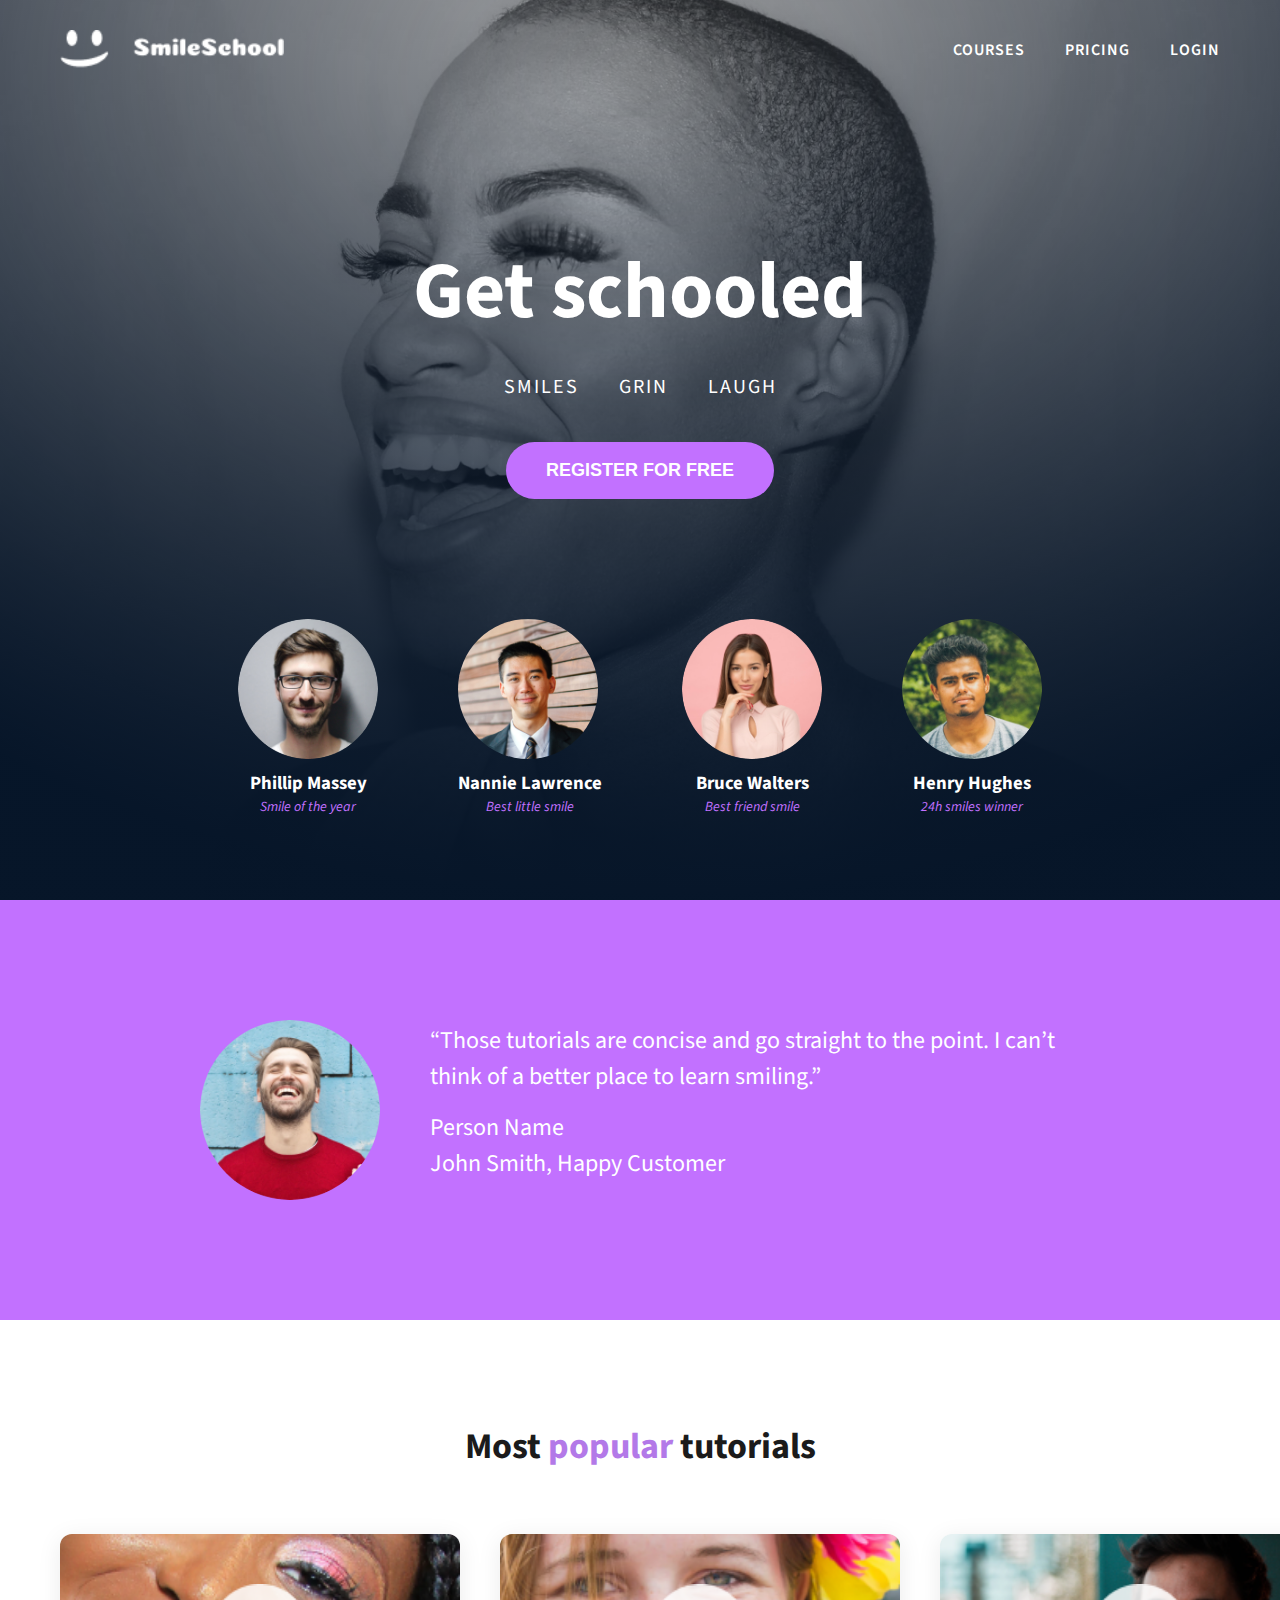
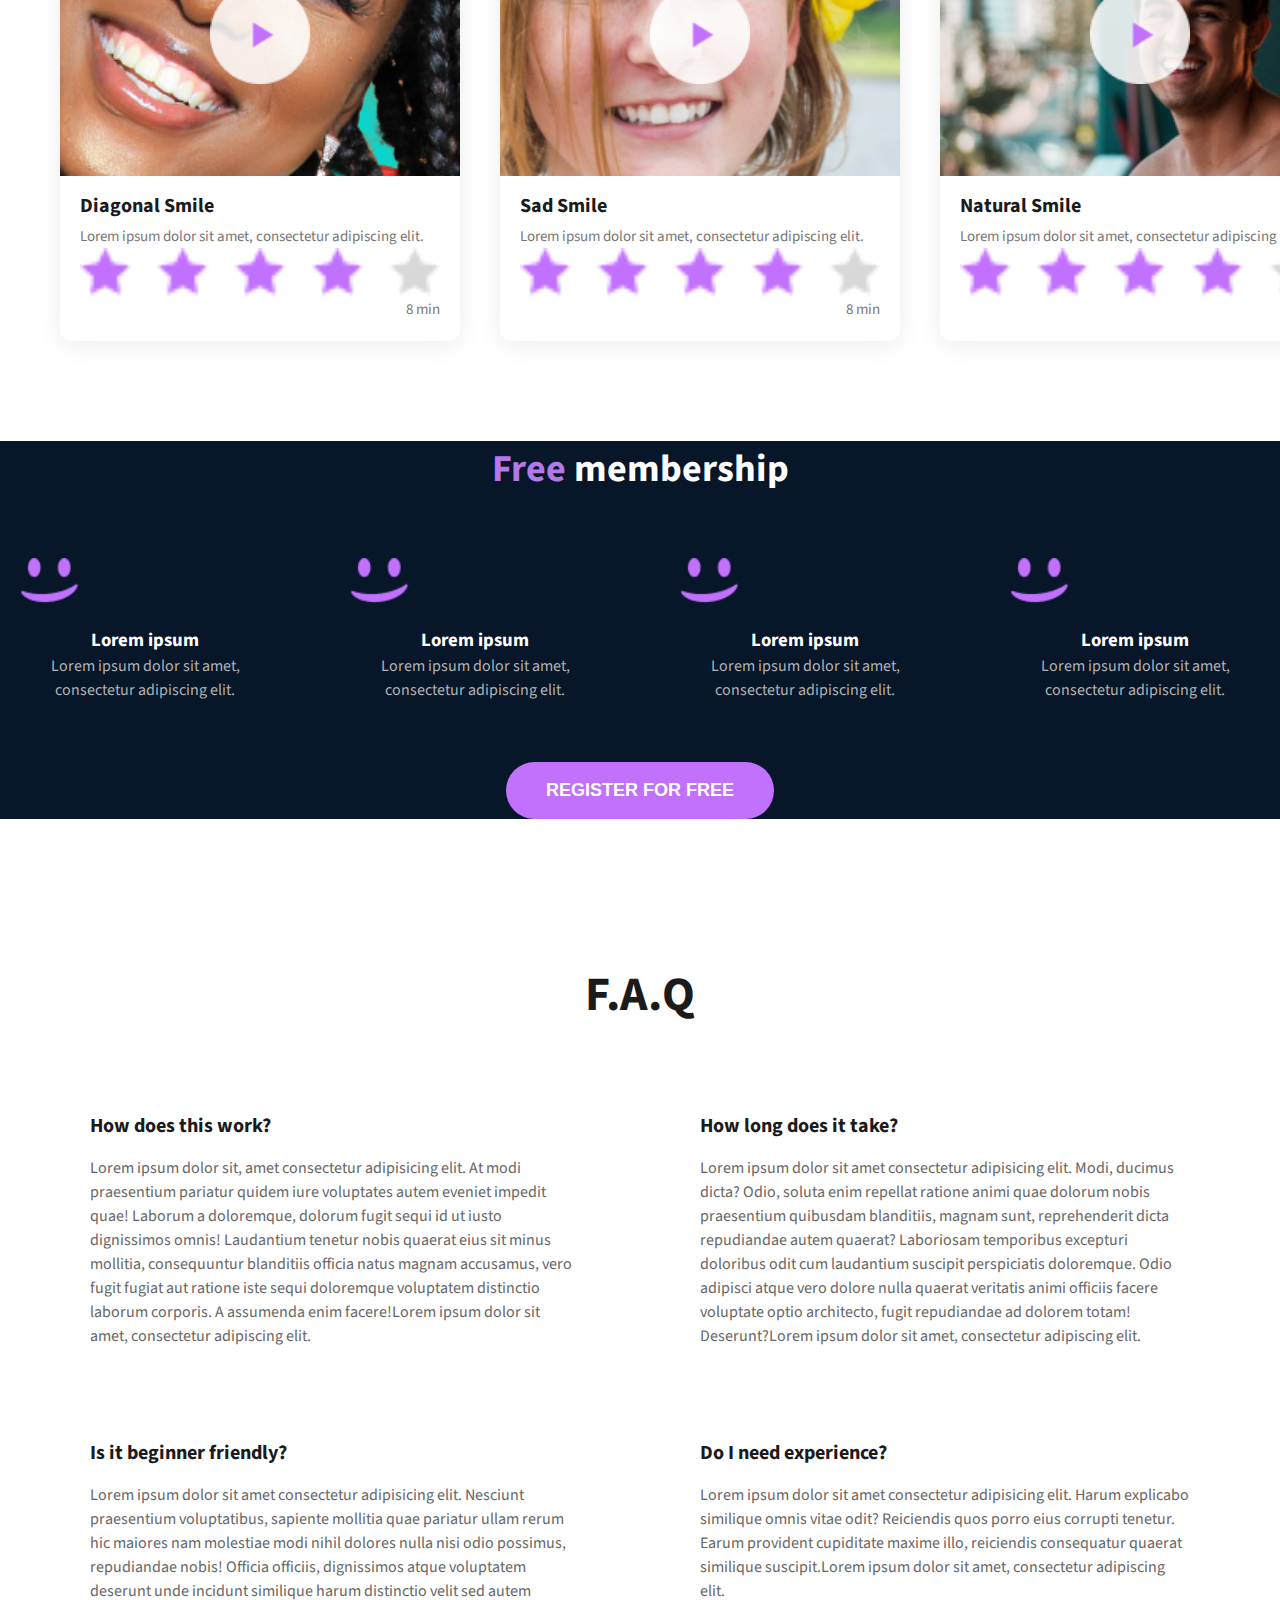
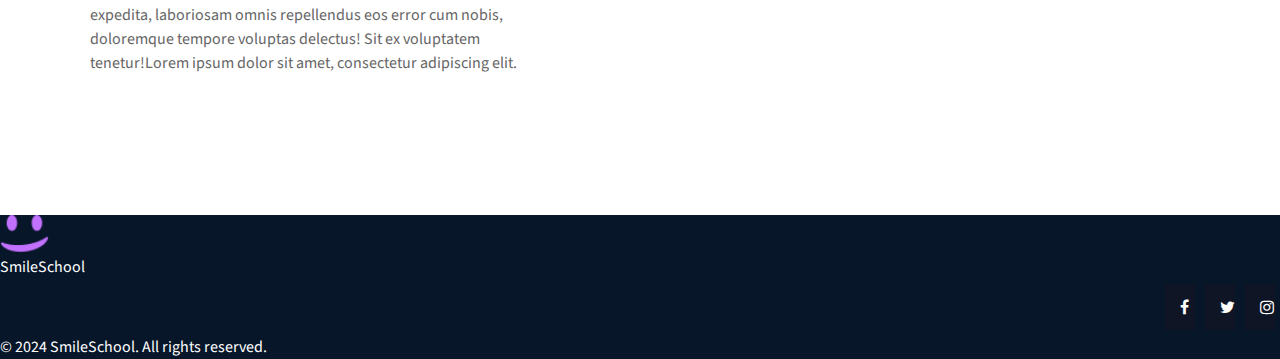
<file: css_advanced/index.html>
<!DOCTYPE html>
<html lang="en">
  <head>
    <meta charset="UTF-8" />
    <meta name="viewport" content="width=device-width, initial-scale=1.0" />
    <title>SmileSchool</title>
    <link rel="stylesheet" href="styles.css">
    
    <link href="https://fonts.googleapis.com/css?family=Source+Sans+Pro:300,400,600,700" rel="stylesheet">
    <link rel="stylesheet" href="https://cdnjs.cloudflare.com/ajax/libs/font-awesome/4.7.0/css/font-awesome.min.css">
  </head>

  <body>


    <header>
      <div class="logo">
        <img src="Image/logo.png" alt="SmileSchool logo">
      </div>

      <nav>
        <ul>
          <li><a href="#">COURSES</a></li>
          <li><a href="#">PRICING</a></li>
          <li><a href="#">LOGIN</a></li>
        </ul>
      </nav>
    </header>

    
    <main>
      <section class="hero">
        <div class="hero-content">
          <h1>Get schooled</h1>

          <div class="subtext">
            <span>SMILES</span>
            <span>GRIN</span>
            <span>LAUGH</span>
          </div>

          <button class="btn-primary">REGISTER FOR FREE</button>
        </div>

        <div class="hero-profiles">
          <div class="profile">
            <img src="Image/1.png" alt="Phillip Massey">
            <h3>Phillip Massey</h3>
            <p>Smile of the year</p>
          </div>

          <div class="profile">
            <img src="Image/2.png" alt="Nannie Lawrence">
            <h3>Nannie Lawrence</h3>
            <p>Best little smile</p>
          </div>

          <div class="profile">
            <img src="Image/3.png" alt="Bruce Walters">
            <h3>Bruce Walters</h3>
            <p>Best friend smile</p>
          </div>

          <div class="profile">
            <img src="Image/4.png" alt="Henry Hughes">
            <h3>Henry Hughes</h3>
            <p>24h smiles winner</p>
          </div>
        </div>
      </section>

      <section class="quote">
        <div class="quote-person">
          <img src="Image/5.png" alt="Quote person">
        </div>


        <blockquote>
          <p>
            “Those tutorials are concise and go straight to the point.
            I can’t think of a better place to learn smiling.”</p>
            <p>Person Name <br>John Smith, Happy Customer</p>
        </blockquote>
      </section>

      
      <section class="videos">
        <h2>Most <span style="color: #b379e8;"> popular</span> tutorials</h2>
        <div class="video-grid">
          <article class="video-card">
            <div class="image-container">
    <!-- Bottom Image -->
              <img src="Image/9.png" alt="Bottom Image" class="bottom-image">
    
    <!-- Top Image (Overlay) -->
              <img src="Image/play.png" alt="Top Image" class="top-image">
            </div>

            <h3>Diagonal Smile</h3>
            <p>Lorem ipsum dolor sit amet, consectetur adipiscing elit.</p>
            <p style="text-align: right;"><img src="Image/rating.png" alt="" class="rating"> 8 min</p>
          </article>
          

          <article class="video-card">
                <div class="image-container">
    <!-- Bottom Image -->
              <img src="Image/7.png" alt="Bottom Image" class="bottom-image">
    
    <!-- Top Image (Overlay) -->
              <img src="Image/play.png" alt="Top Image" class="top-image">
            </div>
            <h3>Sad Smile</h3>
            <p>Lorem ipsum dolor sit amet, consectetur adipiscing elit.</p>
            <p style="text-align: right;"><img src="Image/rating.png" alt="" class="rating"> 8 min</p>

          </article>

          <article class="video-card">
            <div class="image-container">
    <!-- Bottom Image -->
              <img src="Image/8.png" alt="Bottom Image" class="bottom-image">
    
    <!-- Top Image (Overlay) -->
              <img src="Image/play.png" alt="Top Image" class="top-image">
            </div>

            <h3>Natural Smile</h3>
            <p>Lorem ipsum dolor sit amet, consectetur adipiscing elit.</p>
            <p style="text-align: right;"><img src="Image/rating.png" alt="" class="rating"> 8 min</p>
          </article>

          <article class="video-card">
            <div class="image-container">
    <!-- Bottom Image -->
              <img src="Image/6.png" alt="Bottom Image" class="bottom-image">
    
    <!-- Top Image (Overlay) -->
              <img src="Image/play.png" alt="Top Image" class="top-image">
            </div>

            <h3>Happy Smile</h3>
            <p>Lorem ipsum dolor sit amet, consectetur adipiscing elit.</p>
                        <p style="text-align: right;"><img src="Image/rating.png" alt="" class="rating"> 8 min</p>

          </article>
        </div>
      </section>

      
      <section class="membership">
        <h2><span style="color: #b379e8;">Free</span>  membership</h2>

        <div class="membership-grid">
          <div>
          <div class="member">
            <img src="Image/smile.png" alt="">
            <h3>Lorem ipsum</h3>
            <p>Lorem ipsum dolor sit amet, consectetur adipiscing elit.</p>
          </div>
          </div>

          <div class="member">
            <img src="Image/smile.png" alt="">
            <h3>Lorem ipsum</h3>
            <p>Lorem ipsum dolor sit amet, consectetur adipiscing elit.</p>
          </div>

          <div class="member">
            <img src="Image/smile.png" alt="">
            <h3>Lorem ipsum</h3>
            <p>Lorem ipsum dolor sit amet, consectetur adipiscing elit.</p>
          </div>

          <div class="member">
            <img src="Image/smile.png" alt="">
            <h3>Lorem ipsum</h3>
            <p>Lorem ipsum dolor sit amet, consectetur adipiscing elit.</p>
          </div>
        </div>
        <div>
           <button class="btn-primary">REGISTER FOR FREE</button>
        </div>
       
      </section>

      
      <section class="faq">
        <h2>F.A.Q</h2>
        <div class="faq-grid">
          <div class="faq-item">
            <h3>How does this work?</h3>
            <p>Lorem ipsum dolor sit, amet consectetur adipisicing elit. At modi praesentium pariatur quidem iure voluptates autem eveniet impedit quae! Laborum a doloremque, dolorum fugit sequi id ut iusto dignissimos omnis!
            Laudantium tenetur nobis quaerat eius sit minus mollitia, consequuntur blanditiis officia natus magnam accusamus, vero fugit fugiat aut ratione iste sequi doloremque voluptatem distinctio laborum corporis. A assumenda enim facere!Lorem ipsum dolor sit amet, consectetur adipiscing elit.</p>
          </div>

          <div class="faq-item">
            <h3>How long does it take?</h3>
            <p>Lorem ipsum dolor sit amet consectetur adipisicing elit. Modi, ducimus dicta? Odio, soluta enim repellat ratione animi quae dolorum nobis praesentium quibusdam blanditiis, magnam sunt, reprehenderit dicta repudiandae autem quaerat?
            Laboriosam temporibus excepturi doloribus odit cum laudantium suscipit perspiciatis doloremque. Odio adipisci atque vero dolore nulla quaerat veritatis animi officiis facere voluptate optio architecto, fugit repudiandae ad dolorem totam! Deserunt?Lorem ipsum dolor sit amet, consectetur adipiscing elit.</p>
          </div>

          <div class="faq-item">
            <h3>Is it beginner friendly?</h3>
            <p>Lorem ipsum dolor sit amet consectetur adipisicing elit. Nesciunt praesentium voluptatibus, sapiente mollitia quae pariatur ullam rerum hic maiores nam molestiae modi nihil dolores nulla nisi odio possimus, repudiandae nobis!
            Officia officiis, dignissimos atque voluptatem deserunt unde incidunt similique harum distinctio velit sed autem expedita, laboriosam omnis repellendus eos error cum nobis, doloremque tempore voluptas delectus! Sit ex voluptatem tenetur!Lorem ipsum dolor sit amet, consectetur adipiscing elit.</p>
          </div>

          <div class="faq-item">
            <h3>Do I need experience?</h3>
            <p>Lorem ipsum dolor sit amet consectetur adipisicing elit. Harum explicabo similique omnis vitae odit? Reiciendis quos porro eius corrupti tenetur. Earum provident cupiditate maxime illo, reiciendis consequatur quaerat similique suscipit.Lorem ipsum dolor sit amet, consectetur adipiscing elit.</p>
          </div>
        </div>
      </section>
  </main>
  
    <footer>
      <div class="footer-top">
        <div class="footer-brand">
          <img src="Image/smile.png" alt="SmileSchool logo">
          <span>SmileSchool</span>
        </div>

        <div class="social-icons">
          <a href="#" class="fa fa-facebook"></a>
          <a href="#" class="fa fa-twitter"></a>
          <a href="#" class="fa fa-instagram"></a>
        </div>
      </div>

      <div class="footer-bottom">
        © 2024 SmileSchool. All rights reserved.
      </div>
  </footer>

  </body>
</html>
</file>
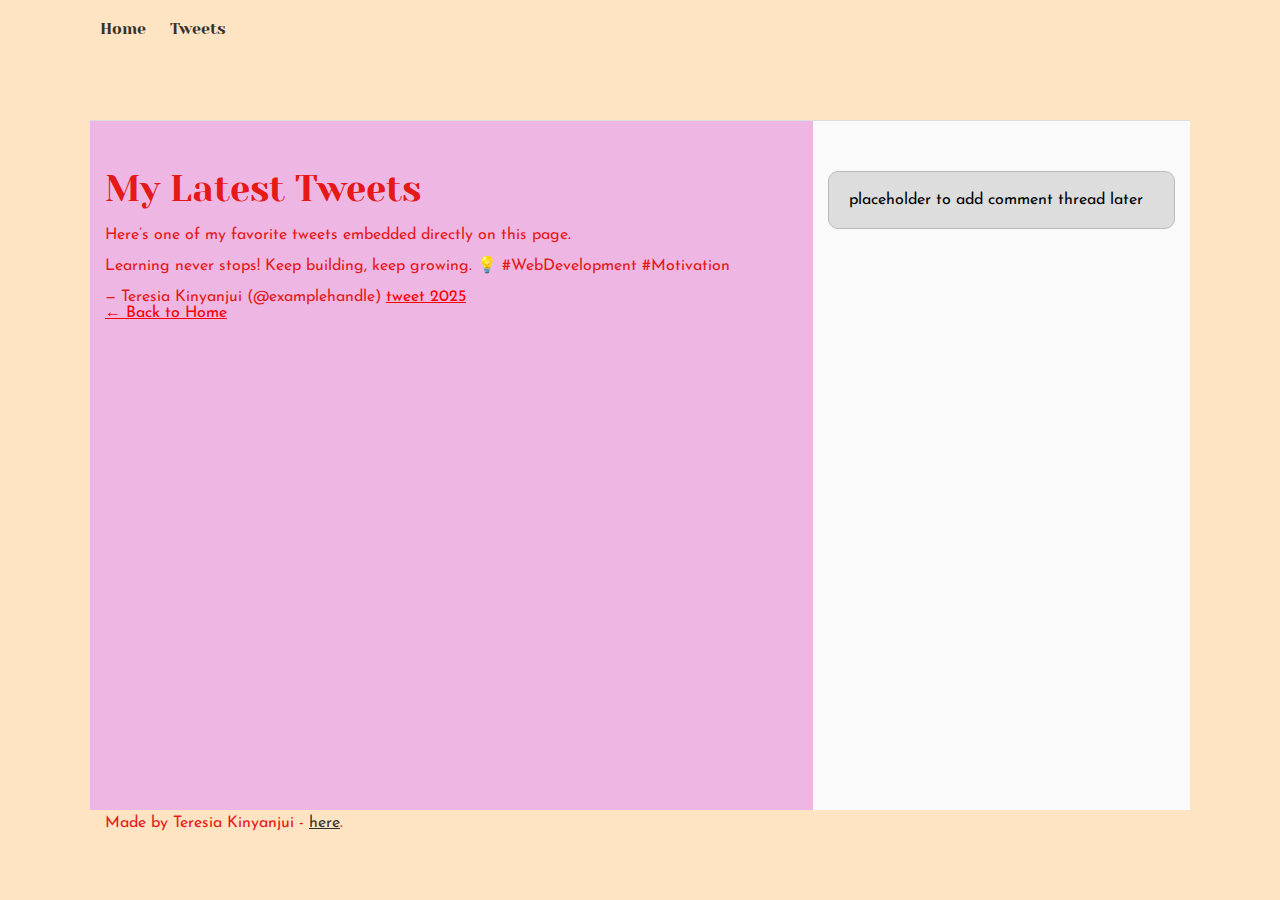
<file: css_basic/tweets.html>
<!DOCTYPE html>
<html lang="en">
<head>
  <meta charset="UTF-8">
  <meta name="viewport" content="width=device-width, initial-scale=1.0">
  <title>Teresia Kinyanjui - Tweets</title>
  <link href="base.css" rel="stylesheet">
<link href="styles.css" rel="stylesheet">
</head>
<body>

  <!-- Header -->
  <header>
    <ul>
      <li><a href="index.html">Home</a></li>
      <li><a href="tweets.html">Tweets</a></li>
    </ul>
  </header>

  <!-- Main Content -->
  <main>

    <article>
      <h1>My Latest Tweets</h1>
      <p>Here’s one of my favorite tweets embedded directly on this page.</p>

      <!-- Embedded Tweet -->
      <blockquote class="twitter-tweet">
        <p lang="en" dir="ltr">Learning never stops! Keep building, keep growing. 💡 #WebDevelopment #Motivation</p>&mdash;
        Teresia Kinyanjui (@examplehandle)
    <a href="https://twitter.com/https://x.com/https://twitter.com/DAIEvolutionHub/status/1988918579706867812" target="_blank">tweet 2025</a>
      </blockquote>
      <script async src="https://platform.twitter.com/widgets.js" charset="utf-8"></script>

      <p><a href="index.html">← Back to Home</a></p>
    </article>

    <aside>
      <p>placeholder to add comment thread later</p>
    </aside>

  </main>

  <!-- Footer -->
  <footer>
    <p>Made by Teresia Kinyanjui - <a href="https://www.linkedin.com/in/teresia-kinyanjui" target="_blank">here</a>.</p>
  </footer>

</body>

</html>
</file>
<file: css_advanced/styles.css>
:root {
  --main-purple: #c271ff;
  --dark-blue: #071629;
  --deep-blue: #0a1c33;
  --text-dark: #1b1b1b;
  --text-light: #ffffff;
  --gray-light: #f5f5f5;
  --gray-mid: #9e9e9e;
  --faq-gray: #e8e8e8;

  --font-main: "Source Sans Pro", sans-serif;
}

* {
  margin: 0;
  padding: 0;
  box-sizing: border-box;
}

body {
  font-family: var(--font-main);
  background-color: #fff;
  color: var(--text-dark);
  line-height: 1.5;
  overflow-x: hidden;
}

img {
  width: 100%;
  height: auto;
  display: block;
}

section {
  width: 100%;
}


header {
  position: absolute;
  top: 0;
  width: 100%;
  padding: 30px 60px;
  display: flex;
  justify-content: space-between;
  align-items: center;
  z-index: 5;
}

header img {
  height: 40px;
  width: auto;
}

header nav ul {
  list-style: none;
  display: flex;
  gap: 40px;
}

header nav a {
  text-decoration: none;
  color: #ffffff;
  font-weight: 600;
  letter-spacing: 1px;
  transition: opacity 0.2s ease;
}

header nav a:hover {
  opacity: 0.7;
}


.hero {
  height: 900px;
  width: 100%;
  background-image: url("Image/Object.png");
  background-position: center; /* Centers the image on the screen */
  background-repeat: no-repeat; /* Prevents the image from repeating */
  background-size: cover; /* Scales the image to cover the entire container while maintaining its aspect ratio */
  display: flex;
  flex-direction: column;
  justify-content: center;
  align-items: center;
  position: relative;
}

.hero::after {
  content: "";
  position: absolute;
  inset: 0;
  background: linear-gradient(
    to bottom,
    rgba(7, 22, 41, 0.1),
    rgba(7, 22, 41, 0.85)
  );
}

.hero-content {
  position: relative;
  text-align: center;
  color: var(--text-light);
  z-index: 2;
  margin-top: 150px;
}

.hero-content h1 {
  font-size: 80px;
  font-weight: 700;
  margin-bottom: 20px;
}

.hero-content .subtext {
  display: flex;
  justify-content: center;
  gap: 40px;
  font-size: 20px;
  margin-bottom: 40px;
  letter-spacing: 2px;
}

.btn-primary {
  background: var(--main-purple);
  color: white;
  padding: 18px 40px;
  border: none;
  border-radius: 50px;
  font-size: 18px;
  font-weight: 600;
  cursor: pointer;
  transition: background 0.25s ease;
}

.btn-primary:hover {
  background: #a44fe2;
}


.hero-profiles {
  margin-top: 120px;
  position: relative;
  z-index: 2;
  display: flex;
  justify-content: center;
  gap: 80px;
  text-align: center;
}

.profile img {
  width: 140px;
  height: 140px;
  object-fit: cover;
  border-radius: 50%;
}

.profile h3 {
  color: white;
  margin-top: 10px;
  font-weight: 700;
}

.profile p {
  color: var(--main-purple);
  font-style: italic;
  font-size: 14px;
}


.quote {
  background: #c271ff;
  padding: 120px 0;
  display: flex;
  justify-content: center;
  align-items: center;
  gap: 50px;
  color: #fff;
}

.quote-person img {
  width: 180px;
  height: 180px;
  border-radius: 50%;
  object-fit: cover;
}

.quote blockquote {
  max-width: 650px;
}

.quote blockquote p {
  font-size: 24px;
  margin-bottom: 15px;
}

.quote blockquote footer {
  font-size: 18px;
  opacity: 0.9;
}


.videos {
  padding: 100px 60px;
  text-align: center;
}

.videos h2 {
  font-size: 36px;
  margin-bottom: 60px;
}

.videos h2 span {
  color: var(--main-purple);
}

.video-grid {
  display: grid;
  grid-template-columns: repeat(4, 1fr);
  gap: 40px;
}

.video-card {
  background: #fff;
  padding-bottom: 20px;
  box-shadow: 0 4px 25px rgba(0, 0, 0, 0.08);
  border-radius: 12px;
  text-align: left;
}

.video-card img {
  border-radius: 12px 12px 0 0;
}

.video-card h3 {
  padding: 15px 20px 5px;
  font-size: 20px;
}

.video-card p {
  padding: 0 20px;
  font-size: 15px;
  color: #777;
}

.video-meta {
  display: flex;
  justify-content: space-between;
  padding: 15px 20px 0;
  align-items: center;
}


.membership {
  background: var(--dark-blue);
  padding: auto;
  text-align: center;
  color: white;
}

.membership h2 {
  font-size: 38px;
  margin-bottom: 60px;
}

.membership h2 span {
  color: var(--main-purple);
}

.membership-grid {
  display: flex;
  justify-content: center;
  gap: 80px;
  margin-bottom: 60px;
}

.member {
  max-width: 250px;
}

.member img {
  width: 60px;
  margin-bottom: 20px;
}

.member p {
  color: #b3b3b3;
}



.faq {
  padding: 140px 90px;
  text-align: center;
}

.faq h2 {
  font-size: 48px;
  margin-bottom: 80px;
}

.faq-grid {
  display: grid;
  grid-template-columns: repeat(2, 1fr);
  gap: 90px 120px;
  text-align: left;
}

.faq-item h3 {
  margin-bottom: 15px;
  font-size: 20px;
}

.faq-item p {
  color: #666;
  font-size: 16px;
}


footer {
  background: var(--dark-blue);
  color: white;
}

footer .footer-brand img {
  width: 50px;


}


footer p {
  font-size: 14px;
  opacity: 0.7;
  margin-top: 20px;
}

/* Style the container */
.social-icons {
    /* Example: using flexbox to center/arrange icons */
    display: flex;
    justify-content: right;
    align-items: right;
    /* Optional: fix position on screen (see W3Schools example) */
    /* position: fixed; */ 
}

/* Style the individual links/icons */
.fa {
    padding: 15px; /* Space around the icon */
    width: 20px; /* Control the icon size (behaves like font) */
    text-align: right; /* Center the icon within its padding */
    text-decoration: none; /* Remove default underline */
    margin: 5px; /* Space between icons */
    color: white; /* Default icon color */
    font-size: 20px; /* Icon size */
    transition: all 0.3s ease; /* Smooth transition for hover effects */
}

/* Set specific background colors for each social media platform */
.fa-facebook {
    background: lab(6.7% 1.36 -11.56);
}

.fa-twitter {
    background: lab(6.7% 1.36 -11.56);
}

.fa-instagram {
    background:  lab(6.7% 1.36 -11.56);
}

.fa-linkedin {
    background: lab(6.7% 1.36 -11.56);
}

/* Add hover effects for interactivity */
.fa:hover {
    opacity: 0.7; /* Make icons slightly transparent on hover */
    /* Other effects like transform: scale(1.1); can be used */
}



.image-container {
    /* Required for absolute positioning of child elements */
    position: relative; 
    /* Optional: Set a specific width for the container */
    width: 400px; 
}

.bottom-image {
    /* Ensures the bottom image fills the container width */
    width: 100%; 
    /* Ensures it sits at the bottom */
    display: block; 
}

.top-image {
    /* Takes the element out of the normal flow and positions it relative to the nearest positioned ancestor (.image-container) */
    position: absolute; 
    
    /* Position the image where you want it */
    top: 50px;    /* 10px from the top of the container */
    left: 150px;  /* 10px from the left of the container */
    
    /* Optional: Control the size of the top image */
    width: 100px; 
    height: auto; 
}
</file>
<file: css_basic/base.css>
/* Importing webfonts */
/* (If you're learning CSS, you should disregard that) */

@import url(https://fonts.googleapis.com/css?family=Yeseva+One);
@import url(https://fonts.googleapis.com/css?family=Josefin+Sans:400,700,700italic,400italic);


/* CSS reset rules */

html, body {
	height: 100%;
	min-height: 100%;
}
html, body, div, span, applet, object, iframe,
h1, h2, h3, h4, h5, h6, p, blockquote, pre,
a, abbr, acronym, address, big, cite, code,
del, dfn, img, ins, kbd, q, s, samp,
small, strike, sub, sup, tt, var,
b, u, i, center,
dl, dt, dd,
fieldset, form, label, legend,
table, caption, tbody, tfoot, thead, tr, th, td,
article, aside, canvas, details, embed, 
figure, figcaption, footer, header, hgroup, 
menu, nav, output, ruby, section, summary,
time, mark, audio, video {
	margin: 0;
	padding: 0;
	border: 0;
	font-size: 100%;
	font: inherit;
	vertical-align: baseline;
}
/* HTML5 display-role reset for older browsers */
article, aside, details, figcaption, figure, 
footer, header, hgroup, menu, nav, section {
	display: block;
}
body {
	line-height: 1;
}
blockquote, q {
	quotes: none;
}
blockquote:before, blockquote:after,
q:before, q:after {
	content: '';
	content: none;
}
table {
	border-collapse: collapse;
	border-spacing: 0;
}


/* Fonts and colors */

body {
	font-family: 'Josefin Sans', serif;
	color: rgba(0, 0, 0, 0.8);
}
h1, h2, h3, h4, h5, h6, header {
	font-family: 'Yeseva One', sans-serif;
}
article {
}
header {
	border-bottom: 1px solid rgb(221,221,221);
	transition: border-bottom-color 1s ease;
}
header a {
	color: rgba(0, 0, 0, 0.8);
}
aside {
	background: #FAFAFA;
}
aside p {
	border: 1px solid #bbb;
	background: #ddd;
	color: black;
}
footer a {
	color: rgba(0, 0, 0, 0.8);
}
a {
	color: #F80002;
}


/* Positioning and margins */

@media (min-width: 1100px) {
	body {
		width: 1100px;
		margin: 0 auto;
	}
}

article {
	padding: 50px 15px;
}
article > *:first-child {
	margin-top: 0;
}
aside {
	padding: 50px 15px;
}
header .right {
	float: right;
	margin: 0 10px 15px;
}


/* Header */
header {
	padding: 20px 0;
	height: 80px;
}
header ul {
	list-style: none;
	margin: 0;
	padding: 0;
}
header li {
	display: inline;
	vertical-align:middle;
}
header li:first-child {
	margin: 0;
}
header li a {
	margin: 0 10px;
}
header li.logo {
	font-size: 36px;
}
header a {
	text-decoration: none;
}


/* Aside */

aside p {
	border-radius: 10px;
	padding: 20px 20px;
}


/* Footer */

footer {
	padding: 5px 15px;
	height: 80px;
}


/* Text styles and margins */

p {
	margin-bottom: 15px;
}
h1 {
	font-size: 36px;
	margin: 40px 0 20px;
}
h2 {
	font-size: 32px;
	margin: 30px 0 15px;
}
h3 {
	font-size: 28px;
	margin: 25px 0 10px;
}
h4 {
	font-size: 20px;
	font-weight: bold;
	margin: 20px 0 10px;
}
h5 {
	font-size: 18px;
	font-weight: bold;
	margin: 15px 0 10px;
}
h6 {
	font-weight: bold;
	margin: 5px 0;
}

@media (max-width: 800px) {
  body.works_on_smartphone {
  	display: block;
  }
  body.works_on_smartphone main {
  	display: block;
  }
  header .right {
  	float: none;
  }
}
</file>
<file: css_basic/styles.css>
body, main{
    display: flex;

}
body{
    flex-direction: column;
    color: rgb(230, 25, 25);
    background-color: bisque;
    font

}
main{
    flex-direction: row;
    flex: auto;

}
article{
    flex: 2;
    overflow-y: auto;
    background-color: rgb(238, 183, 227);

}
aside{
    flex: 1;
    overflow-y: auto;
    
}
</file>
